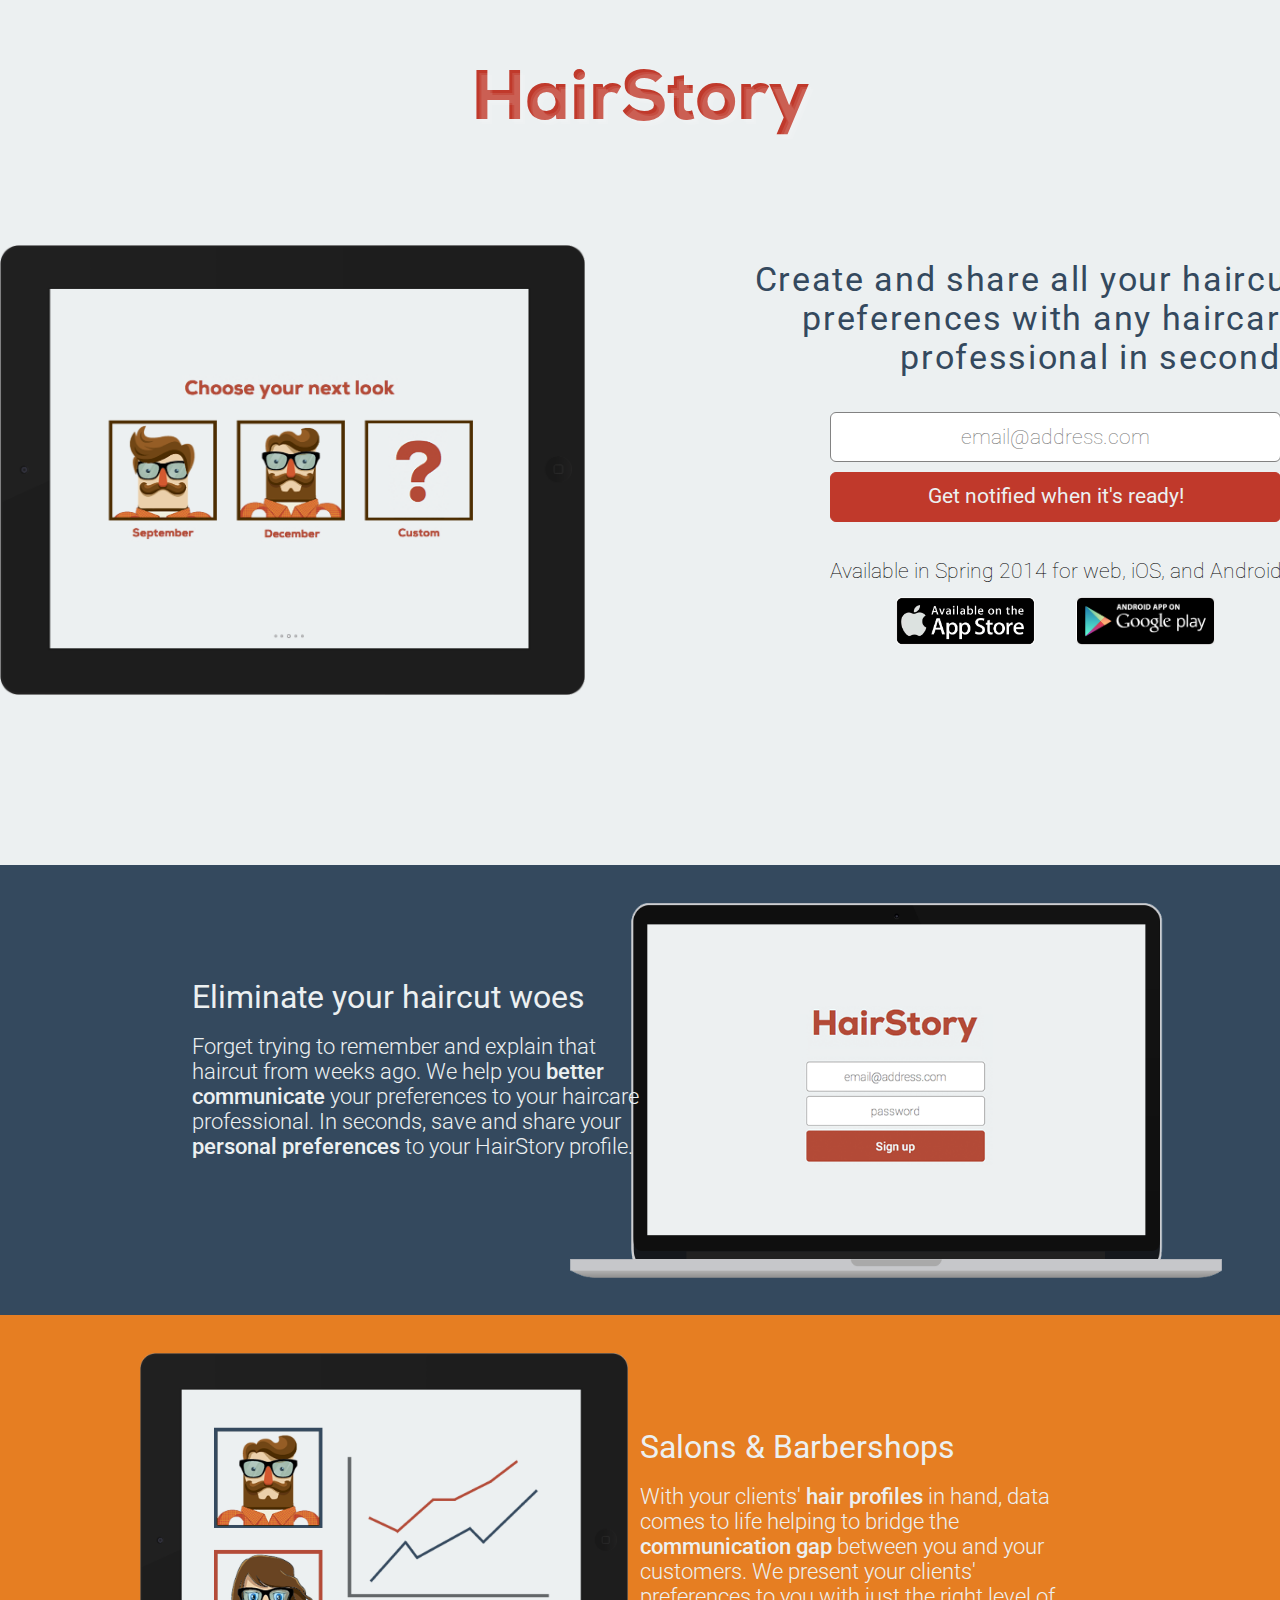
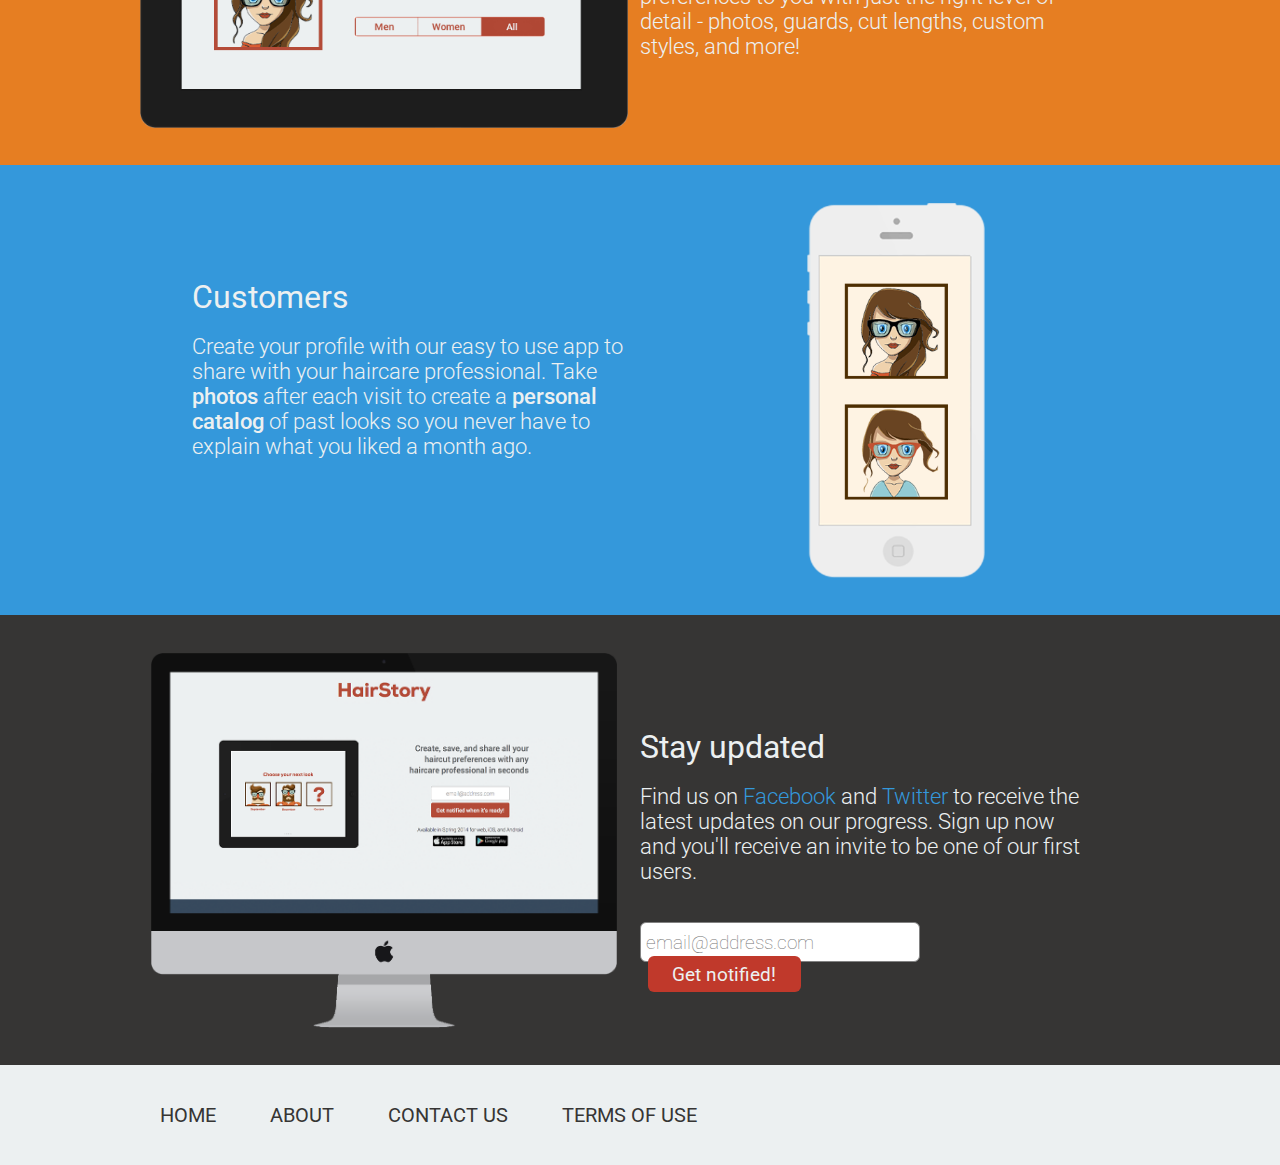
<file: index.html>
<!DOCTYPE HTML PUBLIC "-//W3C//DTD HTML 4.01 Transitional//EN"
  "http://www.w3.org/TR/html4/loose.dtd">
<html xmlns="http://www.w3.org/1999/xhtml">
  <head>
    <meta http-equiv="Content-Type" content="text/html; charset=utf-8" />
    <title>HairStory</title>
    <meta name="description" content="Content description here">
    <link rel="shortcut icon" href="appicon.png">
    <link href='http://fonts.googleapis.com/css?family=Roboto:100,300,500' rel='stylesheet' type='text/css'>
    <link href="stylesheet/MyFontsWebfontsKit.css" rel="stylesheet" type="text/css">
    <link href="stylesheet/base.css" rel="stylesheet" type="text/css">
  </head>

<body>

  <header class="index">
    <div class="headerLogo">
      <a href="index.html"><span class="logo">HairStory</span></a>
    </div>
    <div id="headerDiv">
      <div id="headerDivImg">
        <img src="images/index_prototype_pic1.png" id="img1" />
      </div>
      <div id="headerDivBody">
        <span id="headerTagline">Create and share all your haircut preferences with any haircare professional in seconds</span>
        <div id="centerInset">
          <form action="" method="POST">
            <input id="inputMain" name="email" type="email" placeholder="email@address.com" />
          </form>
            <a href="#" onclick="document.forms[0].submit();return false;">
              <div id="actionButton">Get notified when it's ready!</div>
            </a>
            <span id="insetTagline">Available in Spring 2014 for web, iOS, and Android</span>
            <div id="buttonImgWrapper"><img src="images/App-store-button.png" class="buttonImg" /><img src="images/Google-play-button.png" class="buttonImg" /></div>
        </div>
      </div>
    </div>
  </header>

  <div id="content">
    <div id="div1" class="contentDiv">
      <div class="contentDivImg">
        <img src="images/index_prototype_pic2.png" class="imgContent" />
      </div>
      <div class="contentDivBody">
        <span class="contentDivBodyTitle">Eliminate your haircut woes</span>
        <br /><br />
        <span class="contentDivBodyText">Forget trying to remember and explain that haircut from weeks ago. We help you <b>better communicate</b> your preferences to your haircare professional. 
              In seconds, save and share your <b>personal preferences</b> to your HairStory profile.<br /></span>
      </div>
    </div>

    <div id="div2" class="contentDiv">
      <div class="contentDivImg">
        <img src="images/index_prototype_pic3.png" class="imgContent" />
      </div>
      <div class="contentDivBody">
        <span class="contentDivBodyTitle">Salons & Barbershops</span>
        <br /><br />
        <span class="contentDivBodyText">With your clients' <b>hair profiles</b> in hand, data comes to life helping to bridge the <b>communication gap</b> between you and your customers. We present your clients' preferences to you with just the right level of detail - photos, guards, cut lengths, custom styles, and more! </span>
      </div>
    </div>

    <div id="div3" class="contentDiv">
      <div class="contentDivImg">
        <img src="images/index_prototype_pic4.png" class="imgContent" />
      </div>
      <div class="contentDivBody">
        <span class="contentDivBodyTitle">Customers</span>
        <br /><br />
        <span class="contentDivBodyText">Create your profile with our easy to use app to share with your haircare professional. Take <b>photos</b> after each visit to create a <b>personal catalog</b> of past looks so you never have to explain what you liked a month ago.</span>
      </div>
    </div>

    <div id="div4" class="contentDiv">
      <div class="contentDivImg">
        <img src="images/index_prototype_pic5.png" class="imgContent" />
      </div>
      <div class="contentDivBody">
        <span class="contentDivBodyTitle">Stay updated</span>
        <br /><br />
        <span class="contentDivBodyText">
          Find us on 
          <a href="#">Facebook</a>
          and
          <a href="http://twitter.com/hairstoryapp" target="_blank">Twitter</a>
          to receive the latest updates on our progress. Sign up now and you'll receive an invite to be one of our first users.
        </span>
        <br />
        <form action="" method="POST">
          <input class="inputMini" name="email" type="email" placeholder="email@address.com" />
        <a href="#" onclick="document.forms[1].submit();return false;">
         <span class="actionButtonMini">Get notified!</span>
        </a>
        </form>
      </div>
    </div>
  </div>

  <footer>
    <nav>
      <div class="footerLinks">
        <a href="index.html"><span class="footerLink">HOME</span></a>
        <a href="#"><span class="footerLink">ABOUT</span></a>
        <a href="mailto:info@hairstoryapp.com"><span class="footerLink">CONTACT US</span></a>
        <a href="#"><span class="footerLink">TERMS OF USE</span></a>
      </div>
    </nav>
      <div class="footerShare">
        <!-- AddToAny BEGIN -->
          <div style="float:right;">
            <div class="a2a_kit a2a_kit_size_32 a2a_default_style">
              <a class="a2a_dd footerShareButton" href="http://www.addtoany.com/share_save?linkurl=http%3A%2F%2Fwww.hairstoryapp.com%2F&amp;linkname=HairStory"></a>
              <a class="a2a_button_email footerShareButton"></a>
              <a class="a2a_button_facebook footerShareButton"></a>
              <a class="a2a_button_twitter footerShareButton"></a>
              <a class="a2a_button_google_plus footerShareButton"></a>
              <a class="a2a_button_pinterest footerShareButton"></a>
              <a class="a2a_button_reddit footerShareButton"></a>
              <a class="a2a_button_tumblr footerShareButton"></a>
              <a class="a2a_button_linkedin footerShareButton"></a>
            </div>
            <script type="text/javascript">
              var a2a_config = a2a_config || {};
              a2a_config.linkname = "HairStory";
              a2a_config.linkurl = "http://www.hairstoryapp.com/";
              a2a_config.color_main = "D7E5ED";
              a2a_config.color_border = "AECADB";
              a2a_config.color_link_text = "333333";
              a2a_config.color_link_text_hover = "333333";
            </script>
            <script type="text/javascript" src="http://static.addtoany.com/menu/page.js"></script>
          </div>
        <!-- AddToAny END -->
      </div>
  </footer>

</body>
</html>
</file>
<file: stylesheet/MyFontsWebfontsKit.css>
/* @license
 * MyFonts Webfont Build ID 2680511, 2013-11-03T19:21:08-0500
 * 
 * The fonts listed in this notice are subject to the End User License
 * Agreement(s) entered into by the website owner. All other parties are 
 * explicitly restricted from using the Licensed Webfonts(s).
 * 
 * You may obtain a valid license at the URLs below.
 * 
 * Webfont: Nexa Heavy by Fontfabric
 * URL: http://www.myfonts.com/fonts/font-fabric/nexa/heavy/
 * Copyright: Copyright (c) 2012 by Fontfabric LLC. All rights reserved.
 * Licensed pageviews: 10,000
 * 
 * 
 * License: http://www.myfonts.com/viewlicense?type=web&buildid=2680511
 * 
 * © 2013 MyFonts Inc
*/


/* @import must be at top of file, otherwise CSS will not work */
@import url("//hello.myfonts.net/count/28e6bf");

  
@font-face {font-family: 'NexaHeavy';src: url('webfonts/28E6BF_0_0.eot');src: url('webfonts/28E6BF_0_0.eot?#iefix') format('embedded-opentype'),url('webfonts/28E6BF_0_0.woff') format('woff'),url('webfonts/28E6BF_0_0.ttf') format('truetype');}
</file>
<file: stylesheet/base.css>
/* *** general *** */

html, body {
	font-size: 100%;
	border: 0;
	height: 100%;
	padding: 0;
	margin: 0;
	width: 100%;
	background: #ECF0F1;
}

.left {
	text-align: left;
}

.right {
	text-align: right;
}

a {
	text-decoration: none;
	color: #3498db;
	white-space: nowrap;
}

img {
	border: 0;
}

/*
	HEADER SECTION

	header
	>	headerLogo
	>	headerDiv
		>	headerDivImg
			>	ipadImg
		>	headerDivBody
			>	headerTagline
			>	centerInset
				>	inputMain
				>	a > actionButton
				>	insetTagline
				>	buttonImg
*/

header {
	background: #ECF0F1;
	padding: 0;
	margin: 0;
	position: relative;
}

header.index {
	height: 100%;
	margin-bottom: -35px;
}

.headerLogo {
	padding: 70px 0 0 0;
	margin: 0 auto;
	height: 130px;
	text-align: center;
	position: relative;
}

.logo {
	position: relative;
    font-size: 70px;
    color: #C0392B;
    font-family: 'NexaHeavy';
    font-weight: normal;
    line-height: 70px;
}

/* The following lines create inset effect */
.logo:before, .logo:after {
	position: absolute;
	color: rgba(255,255,255,.1);
	content: 'HairStory';
}	
.logo:before { top: 3px; left: 3px; }
.logo:after { top: 5px; left: 5px; }

#headerDiv {
	position: relative;
	height: calc(100% - 235px);
	min-height: 665px;
	width: 1300px;
	top: 5%;
	margin: 0 auto;
}

#headerDivImg {
	position: absolute;
	top: 0;
	bottom: 0;
	left: 0;
	right: 55%;
	margin: 0 auto;
}

#img1 {
	width: 100%;
	margin: 0 auto;
}

#headerDivBody {
	position: absolute;
	top: 0;
	bottom: 0;
	left: 55%;
	right: 0;
	text-align: right;
	margin: 0 auto;
	padding-top: 15px;
}

#headerTagline {
	color: #34495e;
    font-family: 'Roboto';
    font-size: 2.1em;
    letter-spacing: 0.05em;
}

#centerInset {
	position: relative;
	padding-top: 6%;
	padding-bottom: 6%;
	text-align: center;
	left: 3em;
	right: 0;
}

#inputMain {
	padding: .25em;
	margin: 0 auto;
    background: #FFFFFF;
    border: 1px solid #828282;
    border-radius: 6px;

    font-size: 1.3em;
    font-family: 'Roboto';
    font-weight: 100;
    height: 1.8em;
    min-width: 13em;
    width: 75%;
    text-align: center; 
}

#inputMain:active, #inputMain:focus, #inputMain:hover {
    background: #FFFFFF;
    box-shadow: inset 0 0 3px #029C40;
}

#actionButton {
    padding: .25em;
    margin: 0 auto;
    background: none repeat scroll 0 0 #C0392B;
    border: 1px solid #C0392B;
    border-radius: 6px;

    font-size: 1.3em;
    font-family: 'Roboto';
    height: 1.8em;
    line-height: 1.8em;
    min-width: 13em;
    width: 75%;
    text-align: center;

    color: #ECF0F1;
    margin-top: .5em;
    margin-bottom: 1.75em;
}

#actionButton:active, #actionButton:focus, #actionButton:hover {
    background: none repeat scroll 0 0 #E74C3C;
    text-decoration: none;
}

#insetTagline {
	color: #000;
	font-size: 1.3em;
    font-family: 'Roboto';
    font-weight: 100;
}

#buttonImgWrapper {
	margin-top: 0.9em;
}

.buttonImg {
    height: 3em;
    margin: 0 1.3em;
}

/*
	CONTENT SECTION

	content
	>	contentDiv
		>	contentDivImg
			>	img
		>	contentDivBody
			>	contentDivBodyTitle
			>	contentDivBodyText

*/

#content {
	position: relative;
	margin: 0;
	padding: 0;
	width: 100%;
}

.contentDiv {
	height: 450px;
	width: 100%;
	margin: 0;
	padding: 0;
	position: relative;
}

#div1 {
	background: #34495E;
}
#div2 {
	background: #E67E22;
}
#div3 {
	background: #3498db;
}
#div4 {
	background: #363534;
}

.contentDivImg {
	position: absolute;
	top: 50%;
	bottom: 0;
	text-align: center;
	margin: -187px auto 0;
}

.contentDivBody {
	position: absolute;
	top: 0;
	bottom: 0;

	height: 50%;
	width: 35%;

	margin: auto;
}

/* set floats and margin-left or -right to flip */
#div1 .contentDivImg { float: right; left: 40%; right: 0; }
#div1 .contentDivBody { float: left; right: 50%; }
#div2 .contentDivImg { float: left; left: 0; right: 40%; }
#div2 .contentDivBody { float: right; left: 50%; }
#div3 .contentDivImg { float: right; left: 40%; right: 0; }
#div3 .contentDivBody { float: left; right: 50%; }
#div4 .contentDivImg { float: left; left: 0; right: 40%; }
#div4 .contentDivBody { float: right; left: 50%; }

.contentDivBodyTitle {
	color: #ECF0F1;
	font-family: 'Roboto';
	font-size: 32px;
	font-weight: normal;
	margin-top: 30px;
	text-align: left;
}

.contentDivBodyText {
	color: #ECF0F1;
	font-family: 'Roboto';
	font-size: 22px;
	font-weight: 300;
	text-align: left;
}

.contentDivBodyText b {
	font-family: 'Roboto';
	font-weight: 500;
}

.imgContent {
	height: 375px;
	margin: 0 auto;
}

.inputMini {
	padding: .25em;
	margin: 2em 1% 0 0;
	background: #FFFFFF;
	border: 1px solid #828282;
	border-radius: 6px;
	width: 60%;
	height: 1.5em;
	text-align: left;

	font-size: 1.2em;
	font-family: 'Roboto';
	font-weight: 100;
}

.inputMini:active, .inputMini:focus, .inputMini:hover {
    background: #FFFFFF;
    box-shadow: inset 0 0 3px #029C40;
}

.actionButtonMini {
	padding: .35em;
	margin: 2em 0 0 .4em;
	background: none repeat scroll 0 0 #C0392B;
	border-radius: 6px;
	
	font-size: 1.2em;
	font-family: 'Roboto';
	color: #ECF0F1;

	line-height: 1.2em;
	text-align: center;
}

.actionButtonMini:before, .actionButtonMini:after {
	color: rgba(0,0,0,0);
	content: "__";
}

.actionButtonMini:active, .actionButtonMini:focus, .actionButtonMini:hover {
    background: none repeat scroll 0 0 #E74C3C;
    text-decoration: none;
}

/*
	FOOTER SECTION

	footer
	>	nav
		>	footerLinks
			>	footerLink
		>	footerShare
			> AddToAny
*/

#footerSnap {
	position: absolute;
	bottom: 0;
	right: 0;
	left: 0;
	height: 100px;
}

footer {
	position: relative;
	height: 100px;
	width: 75%;
	margin: 0 auto;
	white-space: nowrap;
}

.footerLinks {
	margin: 0 auto;
	position: relative;
	float: left;
	width: 50%;
	height: 100px;
	text-align: left;
	vertical-align: middle;
}

.footerLink {
	margin: 0 auto;
    padding-right: 50px;
    padding-left: 0;
	color: #363534;
    font-family: 'Roboto';
    font-size: 20px;
    line-height: 100px;
    text-decoration: none;
    font-weight: normal;
}

.footerLink:hover, .footerLink:focus, .footerLink:active {
	color: #C0392B;
	text-decoration: none;
	font-weight: normal;
}

.footerShare {
	margin: 0;
	padding: 30px 0;
	position: relative;
	float: right;
	text-align: right;
	width: 50%;
}

.footerShareButton {
	margin: 0;
	padding: 0;
	display: inline-block;
	vertical-align: middle;
	width: 38px;
	height: 40px;
}
</file>
